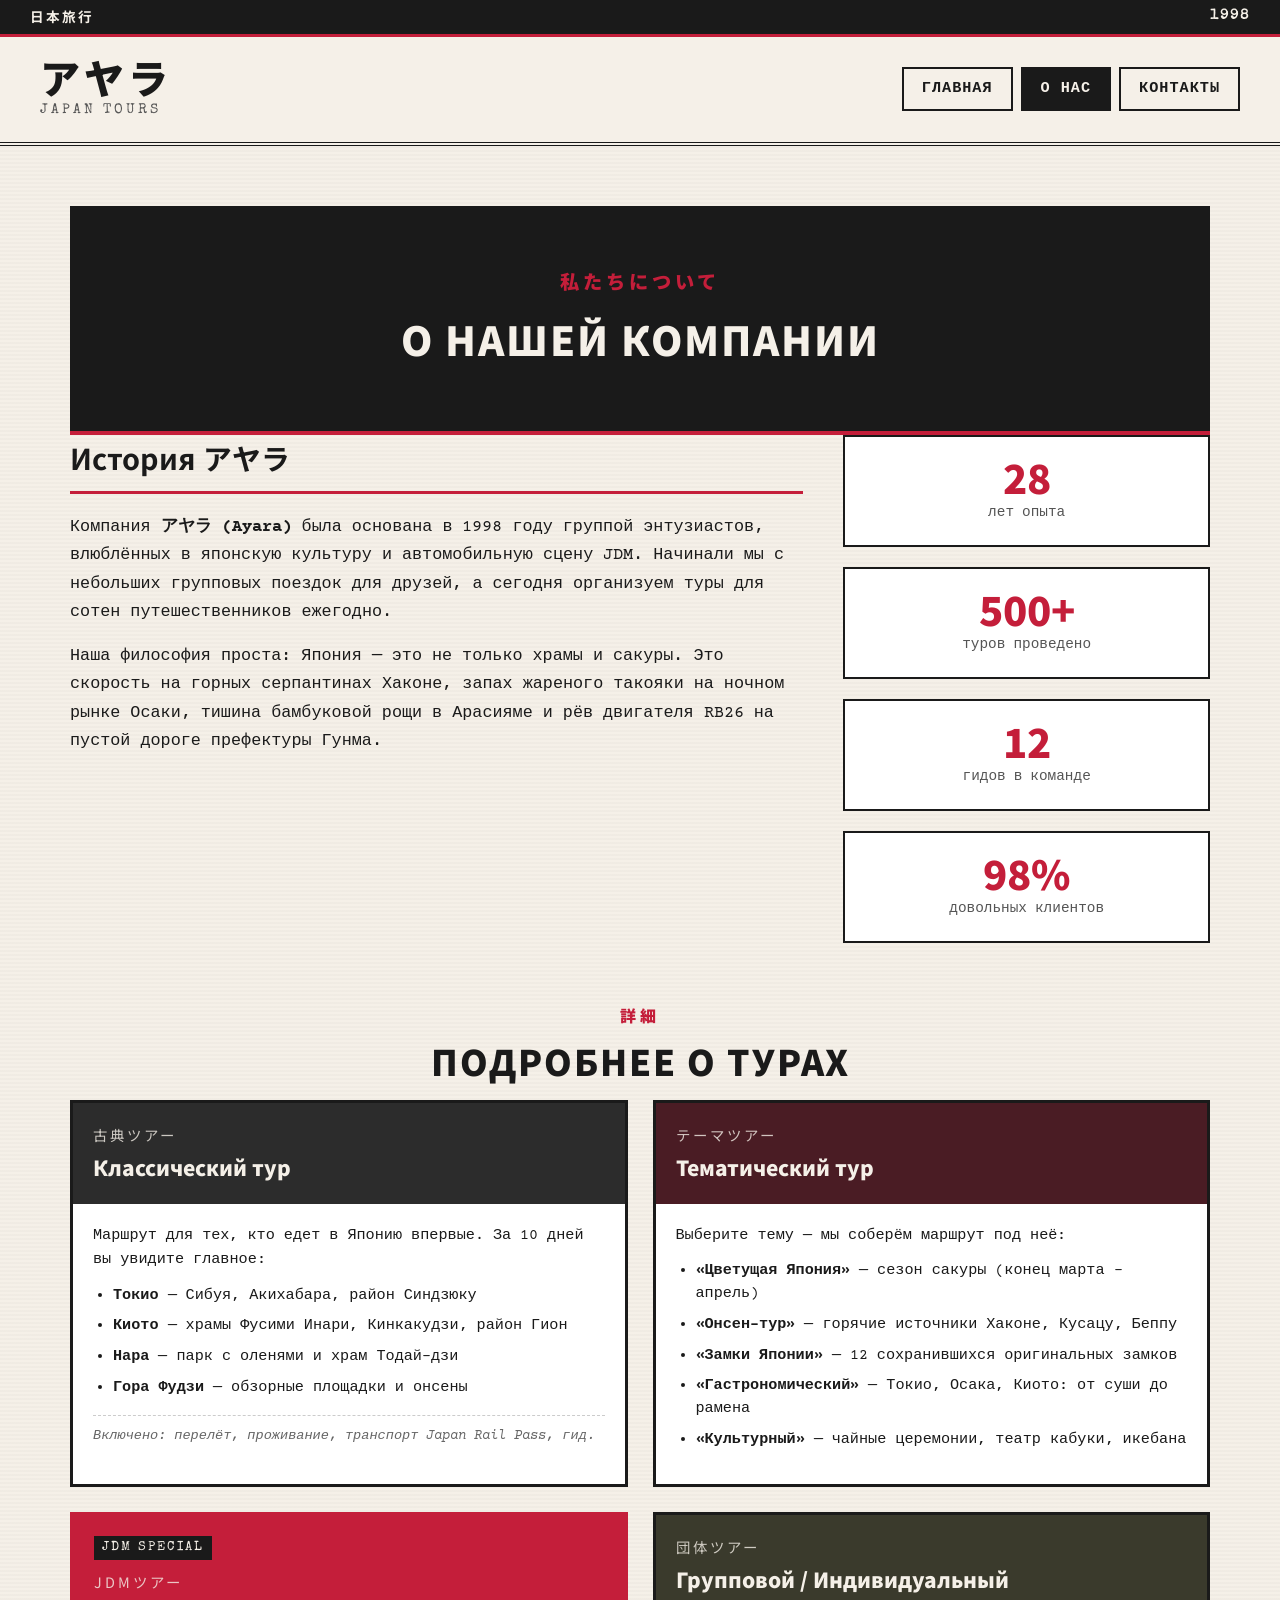
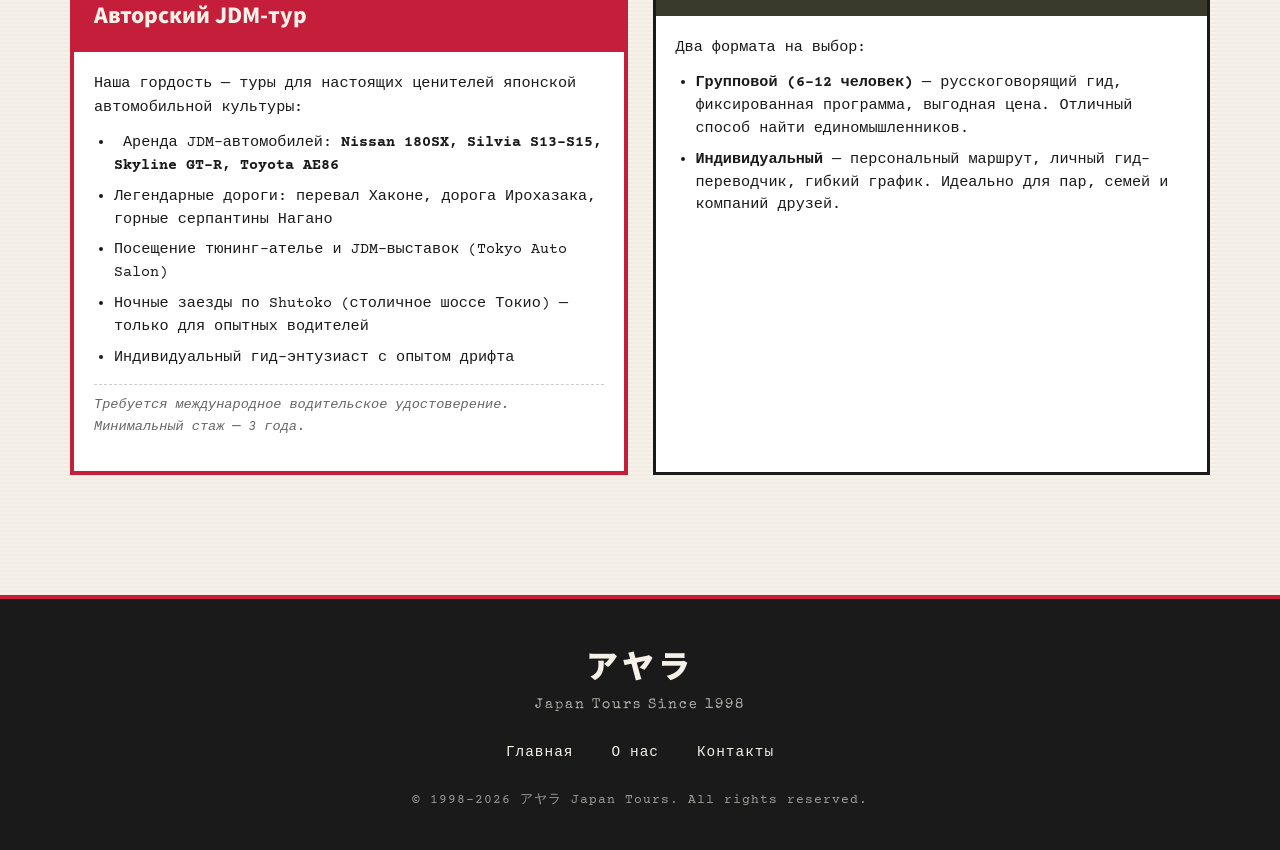
<file: about.html>
<!DOCTYPE html>
<html lang="ru">
<head>
    <meta charset="UTF-8">
    <meta name="viewport" content="width=device-width, initial-scale=1.0">
    <title>О нас — アヤラ Japan Tours</title>
    <link rel="stylesheet" href="css/style.css">
    <link href="https://fonts.googleapis.com/css2?family=Noto+Sans+JP:wght@400;700;900&family=Special+Elite&family=Courier+Prime:wght@400;700&display=swap" rel="stylesheet">
</head>
<body>

<div class="top-bar">
    <span class="jp-text">日本旅行</span>
    <span class="year">1998</span>
</div>

<header class="header">
    <div class="header-inner">
        <div class="logo">
            <span class="logo-jp">アヤラ</span>
            <span class="logo-sub">JAPAN TOURS</span>
        </div>
        <nav class="nav">
            <a href="index.html">Главная</a>
            <a href="about.html" class="active">О нас</a>
            <a href="contacts.html">Контакты</a>
        </nav>
    </div>
</header>

<main>
    <section class="about-hero">
        <h1 class="page-title">
            <span class="jp-accent">私たちについて</span>
            О НАШЕЙ КОМПАНИИ
        </h1>
    </section>

    <section class="about-content">
        <div class="about-text-block">
            <h2>История アヤラ</h2>
            <p>Компания <strong>アヤラ (Ayara)</strong> была основана в 1998 году группой энтузиастов, влюблённых в японскую культуру и автомобильную сцену JDM. Начинали мы с небольших групповых поездок для друзей, а сегодня организуем туры для сотен путешественников ежегодно.</p>
            <p>Наша философия проста: Япония — это не только храмы и сакуры. Это скорость на горных серпантинах Хаконе, запах жареного такояки на ночном рынке Осаки, тишина бамбуковой рощи в Арасияме и рёв двигателя RB26 на пустой дороге префектуры Гунма.</p>
        </div>

        <div class="about-stats">
            <div class="stat-item">
                <span class="stat-number">28</span>
                <span class="stat-label">лет опыта</span>
            </div>
            <div class="stat-item">
                <span class="stat-number">500+</span>
                <span class="stat-label">туров проведено</span>
            </div>
            <div class="stat-item">
                <span class="stat-number">12</span>
                <span class="stat-label">гидов в команде</span>
            </div>
            <div class="stat-item">
                <span class="stat-number">98%</span>
                <span class="stat-label">довольных клиентов</span>
            </div>
        </div>
    </section>

    <section class="about-tours-detail">
        <h2 class="section-title">
            <span class="section-jp">詳細</span>
            ПОДРОБНЕЕ О ТУРАХ
        </h2>

        <div class="detail-cards">
            <article class="detail-card">
                <div class="detail-header classic-header">
                    <span class="detail-jp">古典ツアー</span>
                    <h3>Классический тур</h3>
                </div>
                <div class="detail-body">
                    <p>Маршрут для тех, кто едет в Японию впервые. За 10 дней вы увидите главное:</p>
                    <ul>
                        <li><strong>Токио</strong> — Сибуя, Акихабара, район Синдзюку</li>
                        <li><strong>Киото</strong> — храмы Фусими Инари, Кинкакудзи, район Гион</li>
                        <li><strong>Нара</strong> — парк с оленями и храм Тодай-дзи</li>
                        <li><strong>Гора Фудзи</strong> — обзорные площадки и онсены</li>
                    </ul>
                    <p class="detail-note">Включено: перелёт, проживание, транспорт Japan Rail Pass, гид.</p>
                </div>
            </article>

            <article class="detail-card">
                <div class="detail-header thematic-header">
                    <span class="detail-jp">テーマツアー</span>
                    <h3>Тематический тур</h3>
                </div>
                <div class="detail-body">
                    <p>Выберите тему — мы соберём маршрут под неё:</p>
                    <ul>
                        <li> <strong>«Цветущая Япония»</strong> — сезон сакуры (конец марта – апрель)</li>
                        <li> <strong>«Онсен-тур»</strong> — горячие источники Хаконе, Кусацу, Беппу</li>
                        <li> <strong>«Замки Японии»</strong> — 12 сохранившихся оригинальных замков</li>
                        <li> <strong>«Гастрономический»</strong> — Токио, Осака, Киото: от суши до рамена</li>
                        <li> <strong>«Культурный»</strong> — чайные церемонии, театр кабуки, икебана</li>
                    </ul>
                </div>
            </article>

            <article class="detail-card featured-card">
                <div class="detail-header jdm-header">
                    <span class="detail-badge">JDM SPECIAL</span>
                    <span class="detail-jp">JDMツアー</span>
                    <h3>Авторский JDM-тур</h3>
                </div>
                <div class="detail-body">
                    <p>Наша гордость — туры для настоящих ценителей японской автомобильной культуры:</p>
                    <ul>
                        <li>️ Аренда JDM-автомобилей: <strong>Nissan 180SX, Silvia S13–S15, Skyline GT-R, Toyota AE86</strong></li>
                        <li> Легендарные дороги: перевал Хаконе, дорога Ирохазака, горные серпантины Нагано</li>
                        <li> Посещение тюнинг-ателье и JDM-выставок (Tokyo Auto Salon)</li>
                        <li> Ночные заезды по Shutoko (столичное шоссе Токио) — только для опытных водителей</li>
                        <li> Индивидуальный гид-энтузиаст с опытом дрифта</li>
                    </ul>
                    <p class="detail-note">Требуется международное водительское удостоверение. Минимальный стаж — 3 года.</p>
                </div>
            </article>

            <article class="detail-card">
                <div class="detail-header group-header">
                    <span class="detail-jp">団体ツアー</span>
                    <h3>Групповой / Индивидуальный</h3>
                </div>
                <div class="detail-body">
                    <p>Два формата на выбор:</p>
                    <ul>
                        <li><strong>Групповой (6–12 человек)</strong> — русскоговорящий гид, фиксированная программа, выгодная цена. Отличный способ найти единомышленников.</li>
                        <li><strong>Индивидуальный</strong> — персональный маршрут, личный гид-переводчик, гибкий график. Идеально для пар, семей и компаний друзей.</li>
                    </ul>
                </div>
            </article>
        </div>
    </section>
</main>

<footer class="footer">
    <div class="footer-inner">
        <div class="footer-logo">
            <span class="footer-jp">アヤラ</span>
            <span>Japan Tours Since 1998</span>
        </div>
        <div class="footer-links">
            <a href="index.html">Главная</a>
            <a href="about.html">О нас</a>
            <a href="contacts.html">Контакты</a>
        </div>
        <p class="footer-copy">© 1998–2026 アヤラ Japan Tours. All rights reserved.</p>
    </div>
</footer>

</body>
</html>
</file>
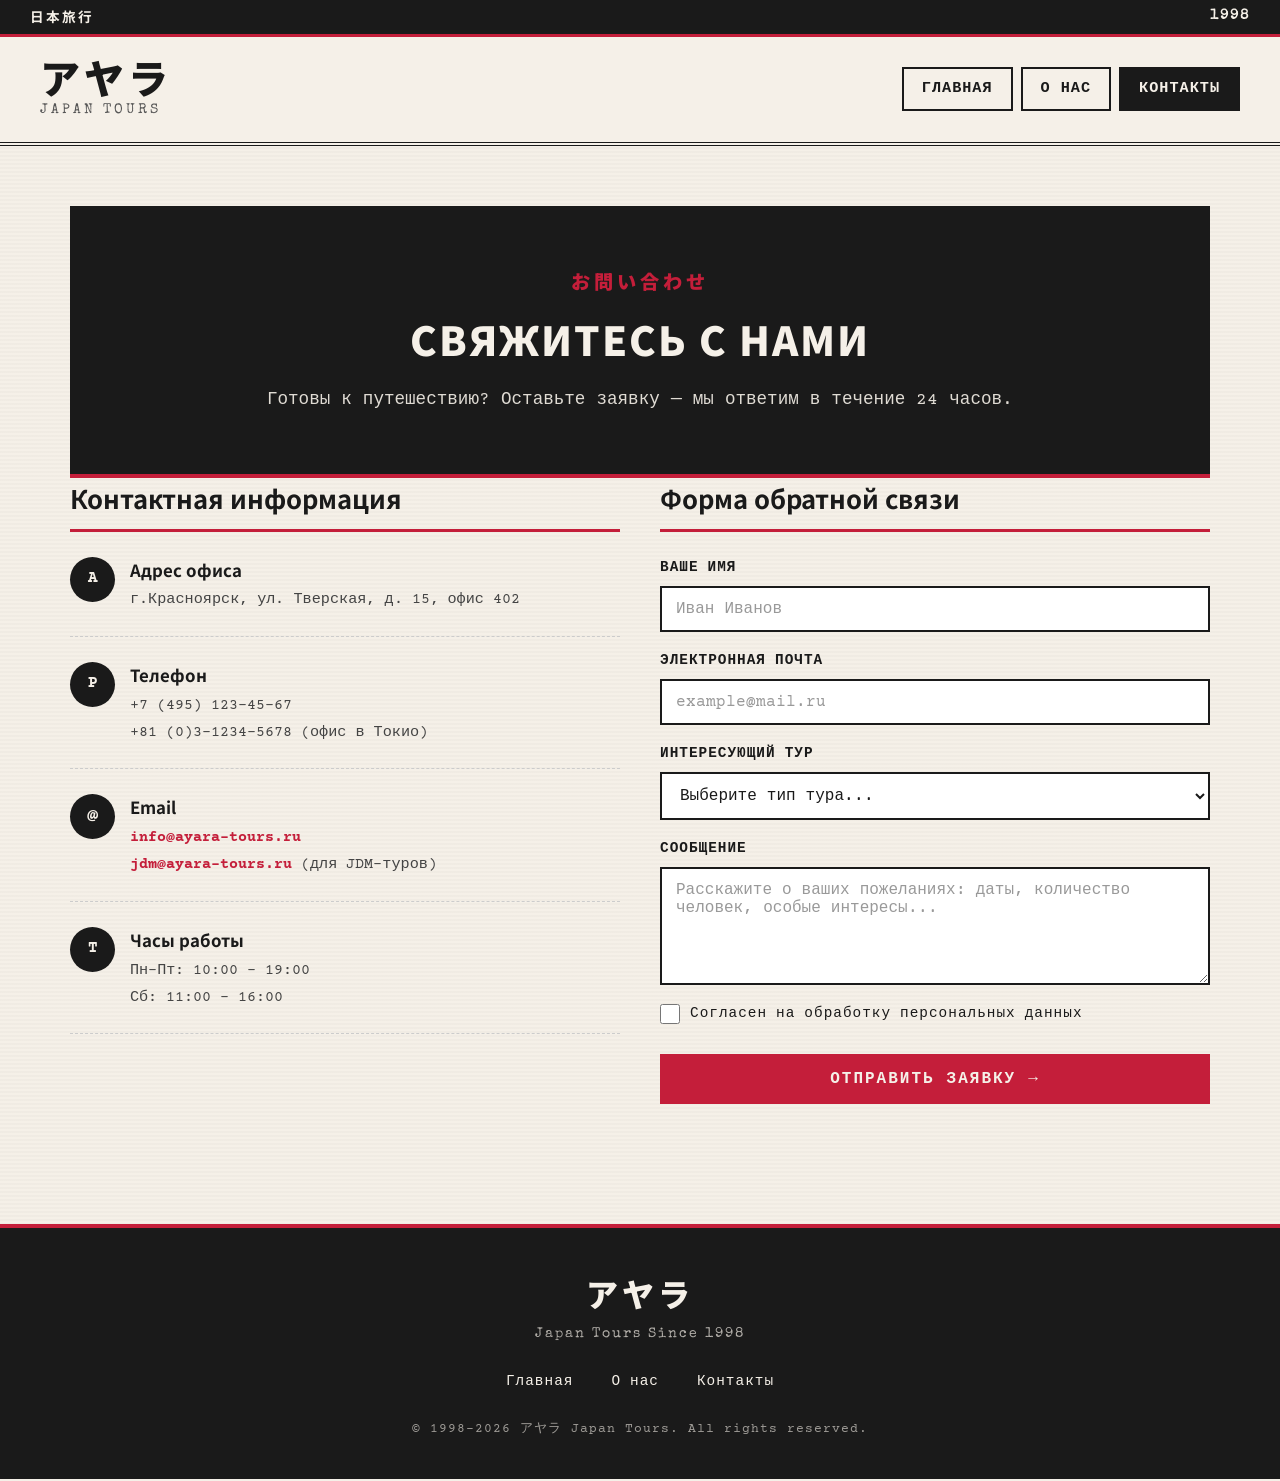
<file: contacts.html>
<!DOCTYPE html>
<html lang="ru">
<head>
    <meta charset="UTF-8">
    <meta name="viewport" content="width=device-width, initial-scale=1.0">
    <title>Контакты — アヤラ Japan Tours</title>
    <link rel="stylesheet" href="css/style.css">
    <link href="https://fonts.googleapis.com/css2?family=Noto+Sans+JP:wght@400;700;900&family=Special+Elite&family=Courier+Prime:wght@400;700&display=swap" rel="stylesheet">
</head>
<body>

<div class="top-bar">
    <span class="jp-text">日本旅行</span>
    <span class="year">1998</span>
</div>

<header class="header">
    <div class="header-inner">
        <div class="logo">
            <span class="logo-jp">アヤラ</span>
            <span class="logo-sub">JAPAN TOURS</span>
        </div>
        <nav class="nav">
            <a href="index.html">Главная</a>
            <a href="about.html">О нас</a>
            <a href="contacts.html" class="active">Контакты</a>
        </nav>
    </div>
</header>

<main>
    <section class="contacts-hero">
        <h1 class="page-title">
            <span class="jp-accent">お問い合わせ</span>
            СВЯЖИТЕСЬ С НАМИ
        </h1>
        <p class="page-subtitle">Готовы к путешествию? Оставьте заявку — мы ответим в течение 24 часов.</p>
    </section>

    <section class="contacts-content">
        <div class="contacts-info">
            <h2>Контактная информация</h2>

            <div class="contact-item">
                <div class="contact-icon contact-address"></div>
                <div>
                    <h3>Адрес офиса</h3>
                    <p>г.Красноярск, ул. Тверская, д. 15, офис 402</p>
                </div>
            </div>

            <div class="contact-item">
                <div class="contact-icon contact-phone"></div>
                <div>
                    <h3>Телефон</h3>
                    <p>+7 (495) 123-45-67</p>
                    <p>+81 (0)3-1234-5678 (офис в Токио)</p>
                </div>
            </div>

            <div class="contact-item">
                <div class="contact-icon contact-email"></div>
                <div>
                    <h3>Email</h3>
                    <p><a href="mailto:info@ayara-tours.ru">info@ayara-tours.ru</a></p>
                    <p><a href="mailto:jdm@ayara-tours.ru">jdm@ayara-tours.ru</a> (для JDM-туров)</p>
                </div>
            </div>

            <div class="contact-item">
                <div class="contact-icon contact-hours"></div>
                <div>
                    <h3>Часы работы</h3>
                    <p>Пн–Пт: 10:00 – 19:00</p>
                    <p>Сб: 11:00 – 16:00</p>
                </div>
            </div>
        </div>

        <div class="contacts-form-wrapper">
            <h2>Форма обратной связи</h2>
            <form action="#" method="POST" class="contact-form">

                <div class="form-group">
                    <label for="name">Ваше имя</label>
                    <input type="text" id="name" name="name" placeholder="Иван Иванов" required>
                </div>

                <div class="form-group">
                    <label for="email">Электронная почта</label>
                    <input type="email" id="email" name="email" placeholder="example@mail.ru" required>
                </div>

                <div class="form-group">
                    <label for="tour-type">Интересующий тур</label>
                    <select id="tour-type" name="tour-type" required>
                        <option value="" disabled selected>Выберите тип тура...</option>
                        <option value="classic">Классический</option>
                        <option value="thematic">Тематический</option>
                        <option value="jdm">Авторский / JDM</option>
                        <option value="group">Групповой</option>
                        <option value="individual">Индивидуальный</option>
                    </select>
                </div>

                <div class="form-group">
                    <label for="message">Сообщение</label>
                    <textarea id="message" name="message" rows="5" placeholder="Расскажите о ваших пожеланиях: даты, количество человек, особые интересы..." required></textarea>
                </div>

                <div class="form-group checkbox-group">
                    <input type="checkbox" id="consent" name="consent" required>
                    <label for="consent">Согласен на обработку персональных данных</label>
                </div>

                <button type="submit" class="submit-btn">ОТПРАВИТЬ ЗАЯВКУ →</button>

            </form>
        </div>
    </section>
</main>

<footer class="footer">
    <div class="footer-inner">
        <div class="footer-logo">
            <span class="footer-jp">アヤラ</span>
            <span>Japan Tours Since 1998</span>
        </div>
        <div class="footer-links">
            <a href="index.html">Главная</a>
            <a href="about.html">О нас</a>
            <a href="contacts.html">Контакты</a>
        </div>
        <p class="footer-copy">© 1998–2026 アヤラ Japan Tours. All rights reserved.</p>
    </div>
</footer>

</body>
</html>
</file>
<file: css/style.css>
* {
    margin: 0;
    padding: 0;
    box-sizing: border-box;
}

body {
    font-family: 'Courier Prime', 'Courier New', monospace;
    color: #1a1a1a;
    background-color: #F5F0E8;
    line-height: 1.6;
    background-image: repeating-linear-gradient(0deg, transparent, transparent 2px, rgba(0, 0, 0, 0.02) 2px, rgba(0, 0, 0, 0.02) 4px);
}

a { text-decoration: none; color: inherit; }

/* ===== ВЕРХНЯЯ ПОЛОСА ===== */
.top-bar {
    background-color: #1a1a1a;
    color: #F5F0E8;
    display: flex;
    justify-content: space-between;
    padding: 6px 30px;
    font-size: 0.85rem;
    letter-spacing: 2px;
    border-bottom: 3px solid #C41E3A;
}
.jp-text { font-family: 'Noto Sans JP', sans-serif; font-weight: 700; }
.year { font-family: 'Special Elite', cursive; font-weight: 700; }

/* ===== ШАПКА ===== */
.header {
    background-color: #F5F0E8;
    border-bottom: 4px double #1a1a1a;
    padding: 20px 30px;
}
.header-inner {
    max-width: 1200px;
    margin: 0 auto;
    display: flex;
    justify-content: space-between;
    align-items: center;
    flex-wrap: wrap;
    gap: 20px;
}
.logo { display: flex; flex-direction: column; }
.logo-jp {
    font-family: 'Noto Sans JP', sans-serif;
    font-size: 2.5rem;
    font-weight: 900;
    color: #1a1a1a;
    letter-spacing: 4px;
    line-height: 1;
}
.logo-sub {
    font-family: 'Special Elite', cursive;
    font-size: 0.9rem;
    letter-spacing: 3px;
    color: #555;
    margin-top: 2px;
}
.nav { display: flex; gap: 8px; flex-wrap: wrap; }
.nav a {
    font-family: 'Courier Prime', monospace;
    font-size: 0.95rem;
    font-weight: 700;
    padding: 8px 18px;
    border: 2px solid #1a1a1a;
    text-transform: uppercase;
    letter-spacing: 1px;
    transition: all 0.2s ease;
}
.nav a:hover, .nav a.active {
    background-color: #1a1a1a;
    color: #F5F0E8;
}

/* ===== ГЕРОЙ-БЛОК ===== */
.hero {
    background: linear-gradient(rgba(26, 26, 26, 0.75), rgba(26, 26, 26, 0.75)),
                url('../images/hero.jpg') center/cover no-repeat;
    color: #F5F0E8;
    padding: 80px 30px;
    position: relative;
    overflow: hidden;
    border-bottom: 4px solid #C41E3A;
}
.hero-content {
    max-width: 1200px;
    margin: 0 auto;
    position: relative;
    z-index: 2;
}
.hero-jp-text {
    font-family: 'Noto Sans JP', sans-serif;
    font-size: 1.2rem;
    color: #C41E3A;
    letter-spacing: 4px;
    margin-bottom: 15px;
}
.hero-title {
    font-family: 'Noto Sans JP', sans-serif;
    font-size: 4rem;
    font-weight: 900;
    line-height: 1.1;
    margin-bottom: 20px;
    letter-spacing: 2px;
}
.hero-subtitle {
    display: flex;
    gap: 12px;
    margin-bottom: 25px;
    flex-wrap: wrap;
}
.tag {
    font-family: 'Special Elite', cursive;
    font-size: 0.9rem;
    padding: 4px 12px;
    border: 1px solid #C41E3A;
    color: #C41E3A;
    letter-spacing: 2px;
}
.hero-desc {
    font-size: 1.1rem;
    max-width: 600px;
    margin-bottom: 30px;
    line-height: 1.7;
    opacity: 0.9;
}
.btn-primary {
    display: inline-block;
    background-color: #C41E3A;
    color: #F5F0E8;
    padding: 14px 32px;
    font-family: 'Courier Prime', monospace;
    font-weight: 700;
    font-size: 1rem;
    letter-spacing: 2px;
    border: 2px solid #C41E3A;
    transition: all 0.2s ease;
}
.btn-primary:hover {
    background-color: transparent;
    color: #C41E3A;
}
.hero-decor {
    position: absolute;
    top: 0; right: 0;
    width: 100%; height: 100%;
    pointer-events: none;
}
.decor-circle {
    position: absolute;
    top: 50%; right: 10%;
    transform: translateY(-50%);
    width: 300px; height: 300px;
    border: 2px solid rgba(196, 30, 58, 0.3);
    border-radius: 50%;
}
.decor-line {
    position: absolute;
    bottom: 0; left: 0;
    width: 100%; height: 4px;
    background: repeating-linear-gradient(90deg, #C41E3A, #C41E3A 20px, transparent 20px, transparent 40px);
}

/* ===== ОСНОВНОЙ КОНТЕНТ ===== */
main {
    max-width: 1200px;
    margin: 0 auto;
    padding: 60px 30px;
}

/* ===== ЗАГОЛОВКИ СЕКЦИЙ ===== */
.section-title {
    font-family: 'Noto Sans JP', sans-serif;
    font-size: 2.2rem;
    font-weight: 900;
    text-align: center;
    margin-bottom: 10px;
    letter-spacing: 2px;
    display: flex;
    flex-direction: column;
    align-items: center;
    gap: 5px;
}
.section-jp {
    font-size: 1rem;
    color: #C41E3A;
    letter-spacing: 4px;
}
.section-subtitle {
    text-align: center;
    font-size: 1rem;
    color: #555;
    margin-bottom: 40px;
    font-style: italic;
}

/* ===== СЕТКА ТУРОВ (CSS GRID) ===== */
.tours-grid {
    display: grid;
    grid-template-columns: repeat(2, 1fr);
    gap: 30px;
}
.tour-card {
    background-color: #FFFFFF;
    border: 3px solid #1a1a1a;
    position: relative;
    transition: transform 0.3s ease, box-shadow 0.3s ease;
}
.tour-card:hover {
    transform: translate(-4px, -4px);
    box-shadow: 8px 8px 0 #1a1a1a;
}
.tour-card.featured {
    border-color: #C41E3A;
    border-width: 4px;
}
.tour-badge {
    position: absolute;
    top: -12px; left: 20px;
    background-color: #C41E3A;
    color: #F5F0E8;
    padding: 4px 14px;
    font-family: 'Special Elite', cursive;
    font-size: 0.85rem;
    letter-spacing: 2px;
    z-index: 2;
}
.tour-image {
    height: 200px;
    position: relative;
    overflow: hidden;
    background-color: #2C2C2C;
}
.tour-image img {
    width: 100%;
    height: 100%;
    object-fit: cover;
    display: block;
    filter: grayscale(30%) contrast(1.1);
    transition: filter 0.3s, transform 0.3s;
}
.tour-card:hover .tour-image img {
    filter: grayscale(0%) contrast(1);
    transform: scale(1.05);
}
.tour-number {
    font-family: 'Noto Sans JP', sans-serif;
    font-size: 4rem;
    font-weight: 900;
    color: rgba(245, 240, 232, 0.25);
    position: absolute;
    top: 10px; left: 15px;
    line-height: 1;
    text-shadow: 2px 2px 0 #1a1a1a;
}
.tour-jp {
    font-family: 'Noto Sans JP', sans-serif;
    font-size: 2rem;
    font-weight: 700;
    color: #F5F0E8;
    letter-spacing: 4px;
    position: absolute;
    bottom: 15px; right: 20px;
    text-shadow: 2px 2px 0 #1a1a1a;
}
.tour-info { padding: 25px; }
.tour-title {
    font-family: 'Noto Sans JP', sans-serif;
    font-size: 1.4rem;
    font-weight: 900;
    margin-bottom: 10px;
    letter-spacing: 1px;
}
.tour-desc {
    font-size: 0.95rem;
    color: #444;
    margin-bottom: 15px;
    line-height: 1.6;
}
.tour-meta {
    display: flex;
    justify-content: space-between;
    align-items: center;
    padding: 10px 0;
    border-top: 1px dashed #ccc;
    border-bottom: 1px dashed #ccc;
    margin-bottom: 15px;
}
.tour-duration, .tour-price {
    font-family: 'Courier Prime', monospace;
    font-size: 0.85rem;
    font-weight: 700;
}
.tour-price { color: #C41E3A; }
.tour-link {
    font-family: 'Courier Prime', monospace;
    font-weight: 700;
    font-size: 0.9rem;
    color: #1a1a1a;
    letter-spacing: 1px;
    transition: color 0.2s;
}
.tour-link:hover { color: #C41E3A; }

/* ===== БЛОК ИНФОРМАЦИИ ===== */
.info-block {
    margin-top: 60px;
    padding-top: 40px;
    border-top: 4px double #1a1a1a;
}
.info-grid {
    display: grid;
    grid-template-columns: repeat(4, 1fr);
    gap: 25px;
}
.info-item {
    text-align: center;
    padding: 25px 15px;
    border: 2px solid #1a1a1a;
    background-color: #FFFFFF;
    transition: transform 0.2s;
}
.info-item:hover { transform: translateY(-4px); }
.info-icon {
    width: 50px; height: 50px;
    margin: 0 auto 15px;
    background-color: #1a1a1a;
    border-radius: 50%;
    display: flex;
    align-items: center;
    justify-content: center;
}
.info-visa::before { content: 'V'; color: #F5F0E8; font-weight: 900; font-size: 1.5rem; }
.info-flight::before { content: '✈'; color: #F5F0E8; font-size: 1.5rem; }
.info-hotel::before { content: 'H'; color: #F5F0E8; font-weight: 900; font-size: 1.5rem; }
.info-guide::before { content: 'G'; color: #F5F0E8; font-weight: 900; font-size: 1.5rem; }
.info-item h3 {
    font-family: 'Noto Sans JP', sans-serif;
    font-size: 1.1rem;
    margin-bottom: 8px;
}
.info-item p { font-size: 0.9rem; color: #555; }

/* ===== СТРАНИЦА "О НАС" ===== */
.about-hero, .contacts-hero {
    background-color: #1a1a1a;
    color: #F5F0E8;
    padding: 60px 30px;
    text-align: center;
    border-bottom: 4px solid #C41E3A;
}
.page-title {
    font-family: 'Noto Sans JP', sans-serif;
    font-size: 2.5rem;
    font-weight: 900;
    display: flex;
    flex-direction: column;
    gap: 10px;
    letter-spacing: 2px;
}
.jp-accent {
    font-size: 1.2rem;
    color: #C41E3A;
    letter-spacing: 4px;
}
.page-subtitle {
    margin-top: 15px;
    font-size: 1.1rem;
    opacity: 0.9;
}

.about-content {
    display: grid;
    grid-template-columns: 2fr 1fr;
    gap: 40px;
    margin-bottom: 60px;
}
.about-text-block h2 {
    font-family: 'Noto Sans JP', sans-serif;
    font-size: 1.8rem;
    margin-bottom: 20px;
    padding-bottom: 10px;
    border-bottom: 3px solid #C41E3A;
}
.about-text-block p {
    margin-bottom: 15px;
    font-size: 1.05rem;
    line-height: 1.7;
}
.about-stats {
    display: flex;
    flex-direction: column;
    gap: 20px;
}
.stat-item {
    border: 2px solid #1a1a1a;
    padding: 20px;
    text-align: center;
    background-color: #FFFFFF;
}
.stat-number {
    display: block;
    font-family: 'Noto Sans JP', sans-serif;
    font-size: 2.5rem;
    font-weight: 900;
    color: #C41E3A;
    line-height: 1;
}
.stat-label {
    font-size: 0.9rem;
    color: #555;
    margin-top: 5px;
    display: block;
}

/* Детальные карточки туров */
.detail-cards {
    display: grid;
    grid-template-columns: repeat(2, 1fr);
    gap: 25px;
}
.detail-card {
    border: 3px solid #1a1a1a;
    background-color: #FFFFFF;
}
.detail-card.featured-card {
    border-color: #C41E3A;
    border-width: 4px;
}
.detail-header {
    padding: 20px;
    color: #F5F0E8;
    display: flex;
    flex-direction: column;
    gap: 5px;
}
.classic-header { background-color: #2C2C2C; }
.thematic-header { background-color: #4A1C24; }
.jdm-header { background-color: #C41E3A; }
.group-header { background-color: #3A3A2C; }
.detail-jp {
    font-family: 'Noto Sans JP', sans-serif;
    font-size: 0.9rem;
    letter-spacing: 3px;
    opacity: 0.8;
}
.detail-badge {
    font-family: 'Special Elite', cursive;
    font-size: 0.8rem;
    letter-spacing: 2px;
    background-color: #1a1a1a;
    padding: 2px 8px;
    display: inline-block;
    width: fit-content;
    margin-bottom: 5px;
}
.detail-header h3 {
    font-family: 'Noto Sans JP', sans-serif;
    font-size: 1.3rem;
    font-weight: 900;
}
.detail-body { padding: 20px; }
.detail-body p { margin-bottom: 12px; font-size: 0.95rem; }
.detail-body ul { padding-left: 20px; margin-bottom: 12px; }
.detail-body li { margin-bottom: 8px; font-size: 0.95rem; line-height: 1.5; }
.detail-note {
    font-size: 0.85rem !important;
    color: #666;
    font-style: italic;
    border-top: 1px dashed #ccc;
    padding-top: 10px;
    margin-top: 15px;
}


.contacts-content {
    display: grid;
    grid-template-columns: 1fr 1fr;
    gap: 40px;
}
.contacts-info h2, .contacts-form-wrapper h2 {
    font-family: 'Noto Sans JP', sans-serif;
    font-size: 1.6rem;
    margin-bottom: 25px;
    padding-bottom: 10px;
    border-bottom: 3px solid #C41E3A;
}
.contact-item {
    display: flex;
    gap: 15px;
    margin-bottom: 25px;
    padding-bottom: 20px;
    border-bottom: 1px dashed #ccc;
}
.contact-icon {
    width: 45px; height: 45px;
    min-width: 45px;
    background-color: #1a1a1a;
    border-radius: 50%;
    display: flex;
    align-items: center;
    justify-content: center;
    position: relative;
}
.contact-address::before { content: 'A'; color: #F5F0E8; font-weight: 900; }
.contact-phone::before { content: 'P'; color: #F5F0E8; font-weight: 900; }
.contact-email::before { content: '@'; color: #F5F0E8; font-weight: 900; font-size: 1.2rem; }
.contact-hours::before { content: 'T'; color: #F5F0E8; font-weight: 900; }
.contact-item h3 {
    font-family: 'Noto Sans JP', sans-serif;
    font-size: 1.05rem;
    margin-bottom: 5px;
}
.contact-item p { font-size: 0.95rem; color: #444; margin-bottom: 3px; }
.contact-item a { color: #C41E3A; font-weight: 700; transition: opacity 0.2s; }
.contact-item a:hover { opacity: 0.7; }

/* Форма */
.contact-form {
    display: grid;
    gap: 18px;
}
.form-group { display: flex; flex-direction: column; gap: 6px; }
.form-group label {
    font-family: 'Courier Prime', monospace;
    font-weight: 700;
    font-size: 0.9rem;
    letter-spacing: 1px;
    text-transform: uppercase;
}
.form-group input, .form-group select, .form-group textarea {
    padding: 12px 14px;
    border: 2px solid #1a1a1a;
    background-color: #FFFFFF;
    font-family: 'Courier Prime', monospace;
    font-size: 1rem;
    color: #1a1a1a;
    transition: border-color 0.2s, box-shadow 0.2s;
}
.form-group input:focus, .form-group select:focus, .form-group textarea:focus {
    outline: none;
    border-color: #C41E3A;
    box-shadow: 4px 4px 0 #1a1a1a;
}
.form-group input::placeholder, .form-group textarea::placeholder { color: #999; }
.checkbox-group {
    flex-direction: row;
    align-items: center;
    gap: 10px;
}
.checkbox-group input[type="checkbox"] {
    width: 20px; height: 20px;
    accent-color: #C41E3A;
}
.checkbox-group label {
    text-transform: none;
    font-weight: 400;
    font-size: 0.9rem;
}
.submit-btn {
    background-color: #C41E3A;
    color: #F5F0E8;
    border: 2px solid #C41E3A;
    padding: 14px 28px;
    font-family: 'Courier Prime', monospace;
    font-weight: 700;
    font-size: 1rem;
    letter-spacing: 2px;
    cursor: pointer;
    transition: all 0.2s;
    margin-top: 10px;
}
.submit-btn:hover {
    background-color: transparent;
    color: #C41E3A;
}

.footer {
    background-color: #1a1a1a;
    color: #F5F0E8;
    padding: 40px 30px;
    border-top: 4px solid #C41E3A;
    margin-top: 60px;
}
.footer-inner {
    max-width: 1200px;
    margin: 0 auto;
    display: flex;
    flex-direction: column;
    align-items: center;
    gap: 20px;
    text-align: center;
}
.footer-logo {
    display: flex;
    flex-direction: column;
    align-items: center;
    gap: 5px;
}
.footer-jp {
    font-family: 'Noto Sans JP', sans-serif;
    font-size: 2rem;
    font-weight: 900;
    letter-spacing: 4px;
}
.footer-logo span:last-child {
    font-family: 'Special Elite', cursive;
    font-size: 0.85rem;
    letter-spacing: 2px;
    opacity: 0.7;
}
.footer-links {
    display: flex;
    gap: 20px;
    flex-wrap: wrap;
    justify-content: center;
}
.footer-links a {
    font-family: 'Courier Prime', monospace;
    font-size: 0.9rem;
    letter-spacing: 1px;
    padding: 4px 8px;
    border: 1px solid transparent;
    transition: all 0.2s;
}
.footer-links a:hover {
    border-color: #C41E3A;
    color: #C41E3A;
}
.footer-copy {
    font-size: 0.8rem;
    opacity: 0.6;
    letter-spacing: 1px;
}


@media (max-width: 900px) {
    .tours-grid, .detail-cards { grid-template-columns: 1fr; }
    .info-grid { grid-template-columns: repeat(2, 1fr); }
    .about-content, .contacts-content { grid-template-columns: 1fr; }
    .hero-title { font-size: 3rem; }
    .decor-circle { display: none; }
}

@media (max-width: 600px) {
    .top-bar { padding: 6px 15px; font-size: 0.75rem; }
    .header { padding: 15px; }
    .logo-jp { font-size: 2rem; }
    .nav { width: 100%; justify-content: center; }
    .nav a { font-size: 0.8rem; padding: 6px 12px; }
    .hero { padding: 50px 20px; }
    .hero-title { font-size: 2.2rem; }
    main { padding: 40px 20px; }
    .section-title { font-size: 1.6rem; }
    .info-grid { grid-template-columns: 1fr; }
    .page-title { font-size: 1.8rem; }
    .tour-meta { flex-direction: column; gap: 5px; align-items: flex-start; }
    .checkbox-group { flex-direction: column; align-items: flex-start; }
}
</file>
